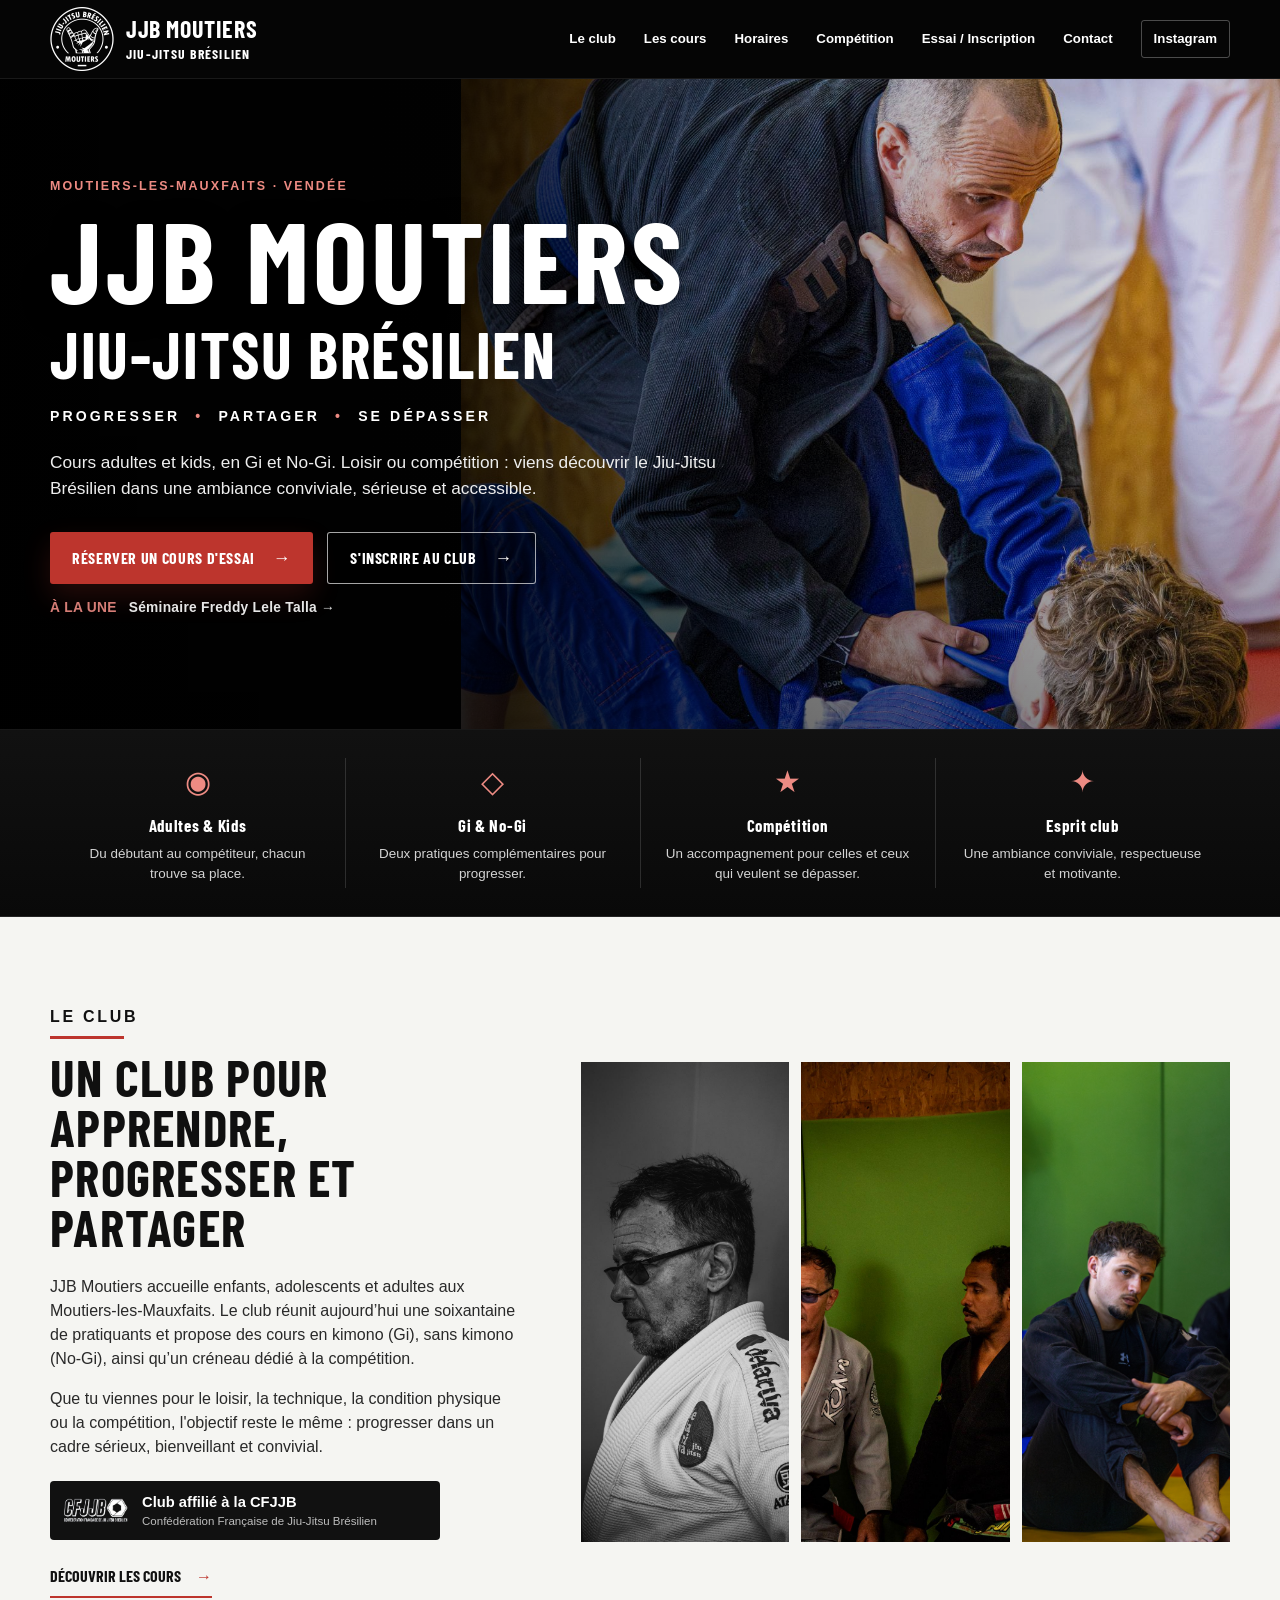
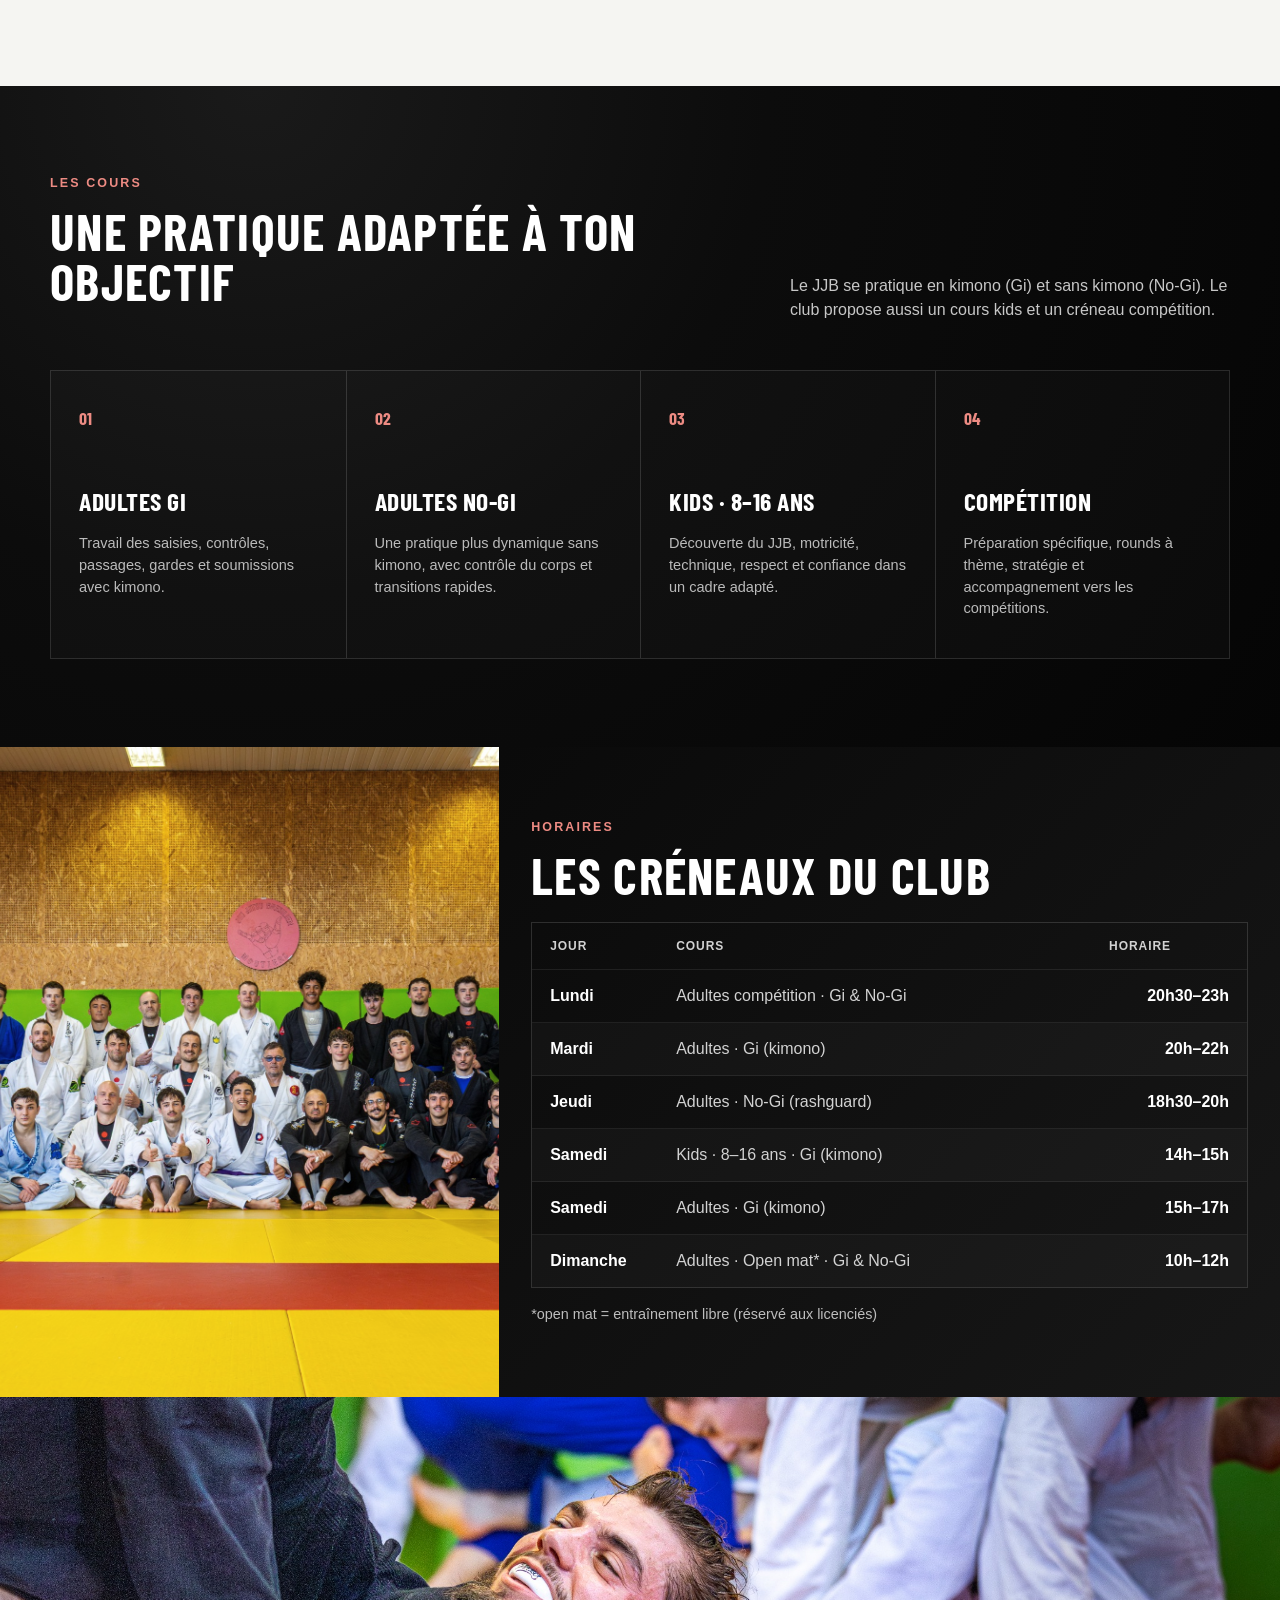
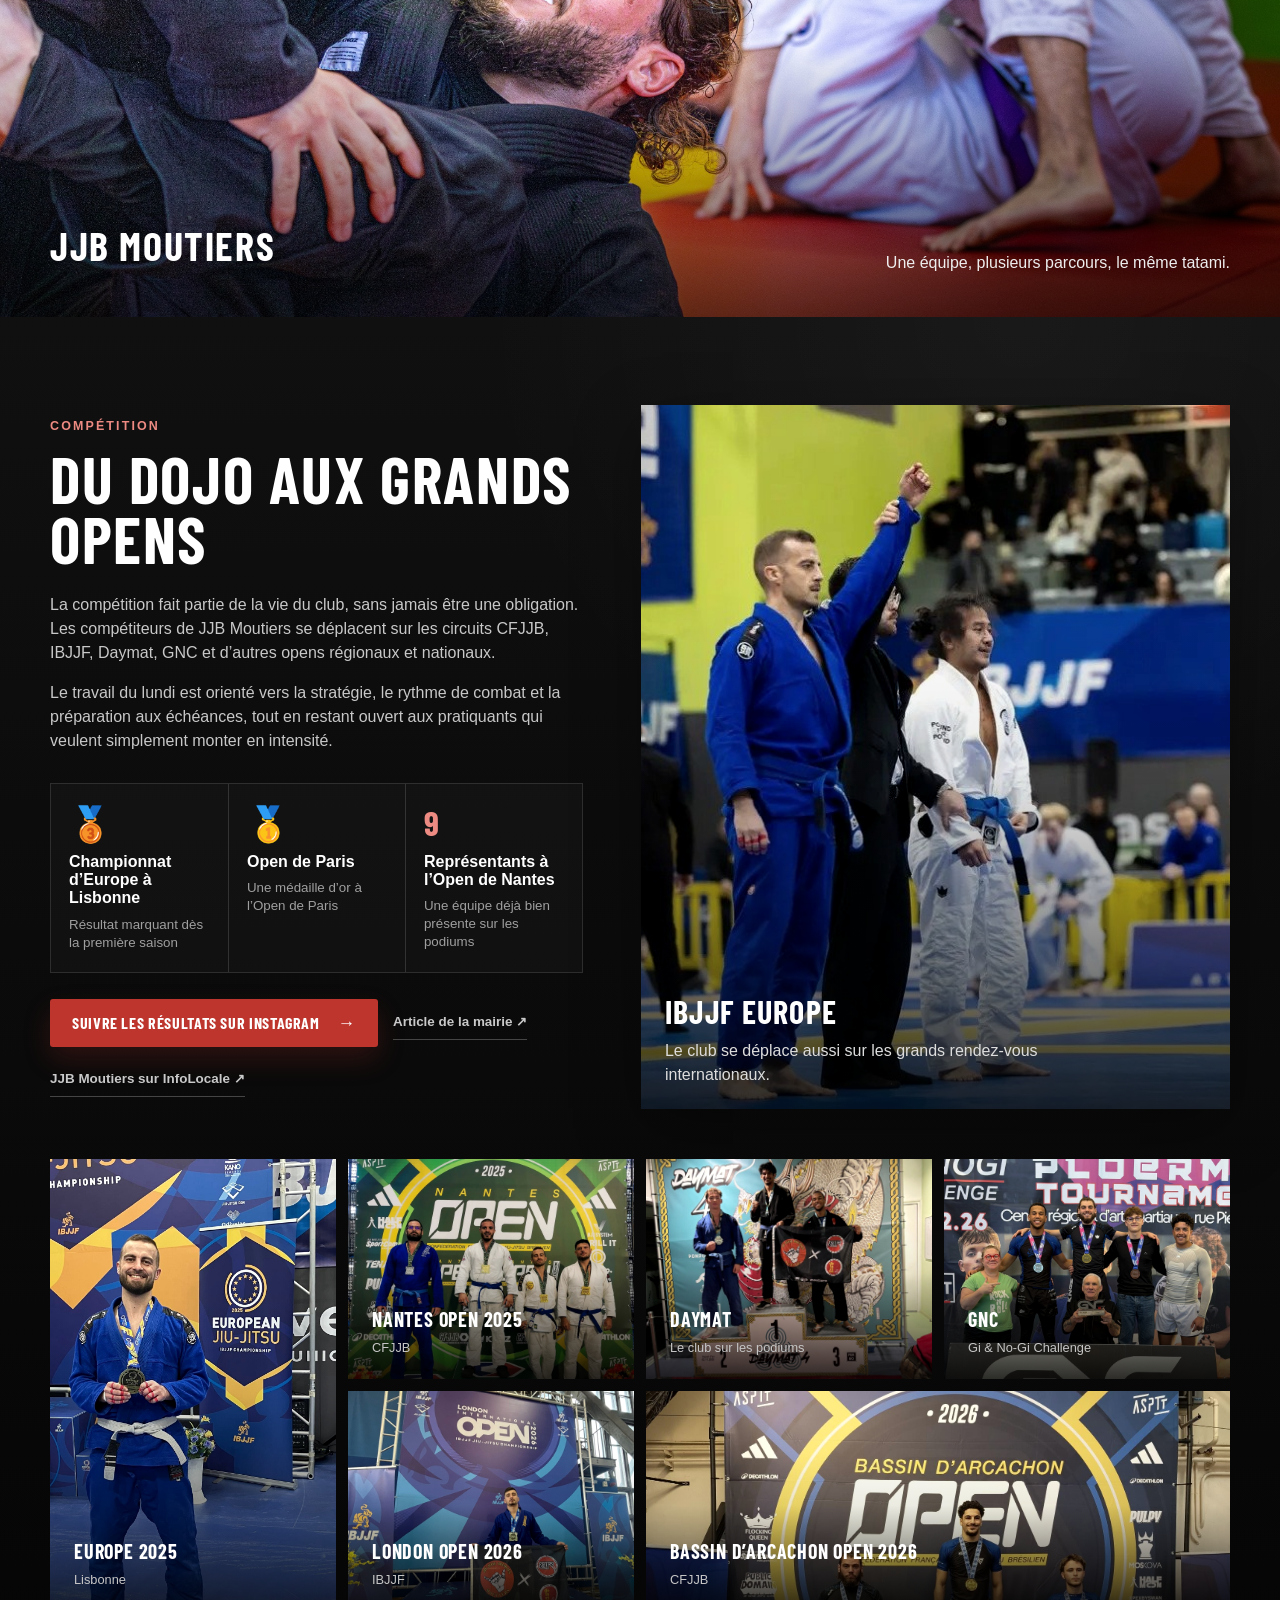
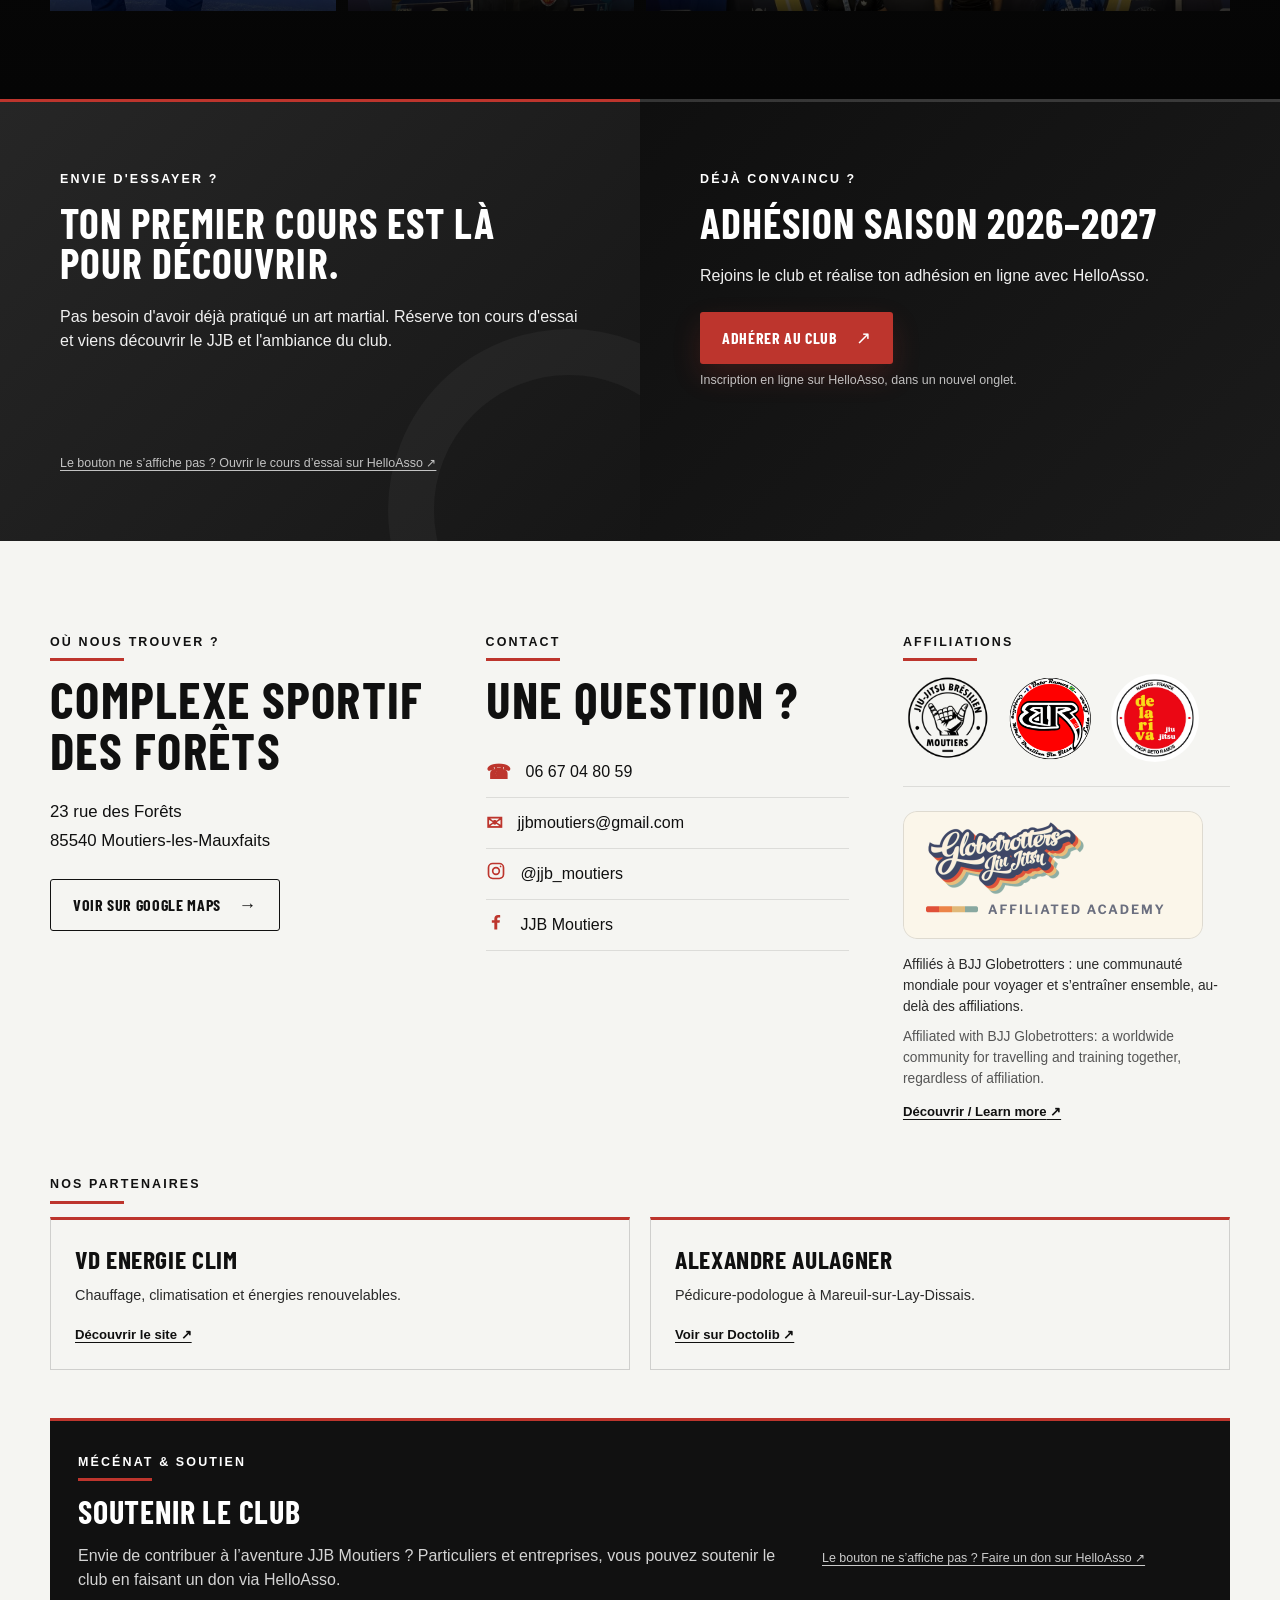
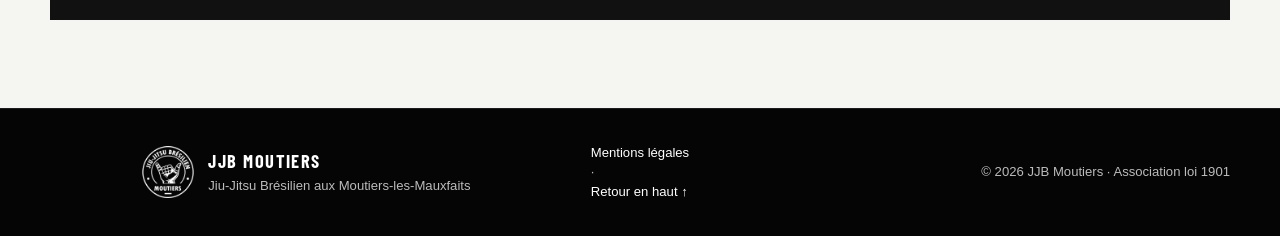
<file: index.html>
<!doctype html>
<html lang="fr">
<head>
  <meta charset="utf-8">
  <meta name="viewport" content="width=device-width, initial-scale=1">
  <title>JJB Moutiers | Jiu-Jitsu Brésilien aux Moutiers-les-Mauxfaits</title>
  <meta name="description" content="JJB Moutiers : cours de Jiu-Jitsu Brésilien adultes et kids, Gi, No-Gi et compétition aux Moutiers-les-Mauxfaits. Réservez un cours d'essai ou adhérez au club.">
  <meta name="theme-color" content="#0a0a0a">
<meta name="robots" content="index,follow">
<link rel="canonical" href="https://www.jjbmoutiers.fr/">
<meta property="og:url" content="https://www.jjbmoutiers.fr/">
  <meta property="og:title" content="JJB Moutiers | Jiu-Jitsu Brésilien">
  <meta property="og:description" content="Cours adultes & kids • Gi • No-Gi • Compétition aux Moutiers-les-Mauxfaits.">
  <meta property="og:type" content="website">
<meta property="og:image" content="https://www.jjbmoutiers.fr/assets/groupe.jpg">
  <link rel="icon" type="image/png" sizes="64x64" href="assets/favicon.png">
  <link rel="apple-touch-icon" sizes="180x180" href="assets/apple-touch-icon.png">
  <link rel="manifest" href="manifest.webmanifest">
  <link rel="preload" href="assets/fonts/BarlowCondensed-Bold.ttf" as="font" type="font/ttf" crossorigin>
  <link rel="stylesheet" href="styles.css">
  <script defer src="app.js"></script>
  <script type="application/ld+json">
  {
    "@context": "https://schema.org",
    "@type": "SportsActivityLocation",
    "name": "JJB Moutiers",
    "description": "Club de Jiu-Jitsu Brésilien aux Moutiers-les-Mauxfaits : adultes, kids, Gi, No-Gi et compétition.",
    "telephone": "+33667048059",
    "email": "jjbmoutiers@gmail.com",
    "address": {
      "@type": "PostalAddress",
      "streetAddress": "23 rue des Forêts",
      "postalCode": "85540",
      "addressLocality": "Moutiers-les-Mauxfaits",
      "addressCountry": "FR"
    },
    "sameAs": [
  "https://www.instagram.com/jjb_moutiers/",
  "https://www.facebook.com/people/Jjb-Moutiers/61571498171069/"
]
  }
  </script>
</head>
<body>
  <a class="skip-link" href="#main">Aller au contenu</a>

  <header class="site-header" id="top">
    <div class="shell nav-wrap">
      <a class="brand" href="#top" aria-label="JJB Moutiers - accueil">
        <img src="assets/logo-jjb-moutiers-white.png" alt="Logo JJB Moutiers" width="64" height="64">
        <span><strong>JJB MOUTIERS</strong><small>JIU-JITSU BRÉSILIEN</small></span>
      </a>
      <button class="menu-toggle" type="button" aria-controls="main-nav" aria-expanded="false" aria-label="Ouvrir le menu">
        <span></span><span></span><span></span>
      </button>
      <nav id="main-nav" class="main-nav" aria-label="Navigation principale">
        <a href="#club">Le club</a>
        <a href="#cours">Les cours</a>
        <a href="#horaires">Horaires</a>
        <a href="#competition">Compétition</a>
        <a href="#essai">Essai / Inscription</a>
        <a href="#contact">Contact</a>
        <a class="nav-instagram" href="https://www.instagram.com/jjb_moutiers/" target="_blank" rel="noopener">Instagram</a>
      </nav>
    </div>
  </header>

  <main id="main">
    <section class="hero" aria-labelledby="hero-title">
      <img class="hero-photo" src="assets/hero.jpg" alt="Entraînement de Jiu-Jitsu Brésilien entre un père et son fils au club">
      <div class="hero-overlay"></div>
      <div class="shell hero-content">
        <p class="eyebrow">MOUTIERS-LES-MAUXFAITS · VENDÉE</p>
        <h1 id="hero-title">JJB MOUTIERS</h1>
        <p class="hero-kicker">JIU-JITSU BRÉSILIEN</p>
        <p class="hero-mantra">PROGRESSER <span>•</span> PARTAGER <span>•</span> SE DÉPASSER</p>
        <p class="hero-copy">Cours adultes et kids, en Gi et No-Gi. Loisir ou compétition : viens découvrir le Jiu-Jitsu Brésilien dans une ambiance conviviale, sérieuse et accessible.</p>
        <div class="hero-actions">
          <a class="btn btn-primary" href="#essai">Réserver un cours d'essai <span>→</span></a>
          <a class="btn btn-ghost" href="#adhesion">S'inscrire au club <span>→</span></a>
        </div>
        <a class="hero-news" href="actualites.html">
  <span>À LA UNE</span> Séminaire Freddy Lele Talla →
</a>
      </div>
    </section>

    <section class="pillars" aria-label="Les points forts du club">
      <div class="shell pillar-grid">
        <article><span class="pillar-icon" aria-hidden="true">◉</span><h2>Adultes & Kids</h2><p>Du débutant au compétiteur, chacun trouve sa place.</p></article>
        <article><span class="pillar-icon" aria-hidden="true">◇</span><h2>Gi & No-Gi</h2><p>Deux pratiques complémentaires pour progresser.</p></article>
        <article><span class="pillar-icon" aria-hidden="true">★</span><h2>Compétition</h2><p>Un accompagnement pour celles et ceux qui veulent se dépasser.</p></article>
        <article><span class="pillar-icon" aria-hidden="true">✦</span><h2>Esprit club</h2><p>Une ambiance conviviale, respectueuse et motivante.</p></article>
      </div>
    </section>

    <section id="club" class="section section-light club-section">
      <div class="shell club-grid">
        <div class="section-copy">
          <p class="section-tag">LE CLUB</p>
          <h2>Un club pour apprendre, progresser et partager</h2>
          <p>JJB Moutiers accueille enfants, adolescents et adultes aux Moutiers-les-Mauxfaits. Le club réunit aujourd’hui une soixantaine de pratiquants et propose des cours en kimono (Gi), sans kimono (No-Gi), ainsi qu’un créneau dédié à la compétition.</p>
          <p>Que tu viennes pour le loisir, la technique, la condition physique ou la compétition, l'objectif reste le même : progresser dans un cadre sérieux, bienveillant et convivial.</p>
          <div class="cfjjb-affiliation">
  <a href="https://cfjjb.com/" target="_blank" rel="noopener" aria-label="Site officiel de la CFJJB">
    <img src="assets/logo-cfjjb-full-trnsp.png"
         alt="CFJJB – Confédération Française de Jiu-Jitsu Brésilien"
         loading="lazy">
  </a>

  <p>
    <strong>Club affilié à la CFJJB</strong>
    <span>Confédération Française de Jiu-Jitsu Brésilien</span>
  </p>
</div>
          <a class="text-link" href="#cours">Découvrir les cours <span>→</span></a>
        </div>
        <div class="photo-triptych" aria-label="Photos du club">
          <figure><img src="assets/portrait-1.jpg" alt="Portrait en noir et blanc d'un pratiquant de Jiu-Jitsu Brésilien" loading="lazy"></figure>
          <figure><img src="assets/portrait-2.jpg" alt="Deux pratiquants de Jiu-Jitsu Brésilien au dojo" loading="lazy"></figure>
          <figure><img src="assets/portrait-3.jpg" alt="Pratiquant du club assis sur le tatami" loading="lazy"></figure>
        </div>
      </div>
    </section>

    <section id="cours" class="section section-dark courses-section">
      <div class="shell">
        <div class="section-heading">
          <div><p class="section-tag">LES COURS</p><h2>Une pratique adaptée à ton objectif</h2></div>
          <p>Le JJB se pratique en kimono (Gi) et sans kimono (No-Gi). Le club propose aussi un cours kids et un créneau compétition.</p>
        </div>
        <div class="course-cards">
          <article class="course-card"><span>01</span><h3>Adultes Gi</h3><p>Travail des saisies, contrôles, passages, gardes et soumissions avec kimono.</p></article>
          <article class="course-card"><span>02</span><h3>Adultes No-Gi</h3><p>Une pratique plus dynamique sans kimono, avec contrôle du corps et transitions rapides.</p></article>
          <article class="course-card"><span>03</span><h3>Kids · 8–16 ans</h3><p>Découverte du JJB, motricité, technique, respect et confiance dans un cadre adapté.</p></article>
          <article class="course-card"><span>04</span><h3>Compétition</h3><p>Préparation spécifique, rounds à thème, stratégie et accompagnement vers les compétitions.</p></article>
        </div>
      </div>
    </section>

    <section id="horaires" class="schedule-section">
      <div class="schedule-media"><img src="assets/dojo-2.jpg" alt="Entraînement de Jiu-Jitsu Brésilien au dojo" loading="lazy"></div>
      <div class="schedule-panel">
        <div class="schedule-inner">
          <p class="section-tag">HORAIRES</p>
          <h2>Les créneaux du club</h2>
          <div class="schedule-table" role="table" aria-label="Horaires des cours de JJB Moutiers">
            <div class="schedule-row schedule-head" role="row"><span role="columnheader">Jour</span><span role="columnheader">Cours</span><span role="columnheader">Horaire</span></div>
            <div class="schedule-row" role="row"><strong>Lundi</strong><span>Adultes compétition · Gi & No-Gi</span><time>20h30–23h</time></div>
            <div class="schedule-row" role="row"><strong>Mardi</strong><span>Adultes · Gi (kimono)</span><time>20h–22h</time></div>
            <div class="schedule-row" role="row"><strong>Jeudi</strong><span>Adultes · No-Gi (rashguard)</span><time>18h30–20h</time></div>
            <div class="schedule-row" role="row"><strong>Samedi</strong><span>Kids · 8–16 ans · Gi (kimono)</span><time>14h–15h</time></div>
            <div class="schedule-row" role="row"><strong>Samedi</strong><span>Adultes · Gi (kimono)</span><time>15h–17h</time></div>
            <div class="schedule-row" role="row"><strong>Dimanche</strong><span>Adultes · Open mat* · Gi & No-Gi</span><time>10h–12h</time></div>
          </div>
          <p class="schedule-note">*open mat = entraînement libre (réservé aux licenciés)</p>
        </div>
      </div>
    </section>

    <section class="wide-photo" aria-label="Photo du groupe JJB Moutiers">
      <img src="assets/groupe.jpg" alt="Photo de groupe des pratiquants de JJB Moutiers" loading="lazy">
      <div class="wide-photo-caption"><strong>JJB MOUTIERS</strong><span>Une équipe, plusieurs parcours, le même tatami.</span></div>
    </section>

    <section id="competition" class="section competition-section" aria-labelledby="competition-title">
      <div class="shell competition-intro">
        <div class="competition-copy">
          <p class="section-tag">COMPÉTITION</p>
          <h2 id="competition-title">Du dojo aux grands opens</h2>
          <p>La compétition fait partie de la vie du club, sans jamais être une obligation. Les compétiteurs de JJB Moutiers se déplacent sur les circuits CFJJB, IBJJF, Daymat, GNC et d’autres opens régionaux et nationaux.</p>
          <p>Le travail du lundi est orienté vers la stratégie, le rythme de combat et la préparation aux échéances, tout en restant ouvert aux pratiquants qui veulent simplement monter en intensité.</p>
          <div class="competition-facts" aria-label="Quelques résultats marquants du club">
            <article><strong>🥉</strong><span>Championnat d’Europe à Lisbonne</span><small>Résultat marquant dès la première saison</small></article>
            <article><strong>🥇</strong><span>Open de Paris</span><small>Une médaille d’or à l’Open de Paris</small></article>
            <article><strong>9</strong><span>Représentants à l’Open de Nantes</span><small>Une équipe déjà bien présente sur les podiums</small></article>
          </div>
          <div class="competition-actions">
            <a class="btn btn-primary" href="https://www.instagram.com/jjb_moutiers/" target="_blank" rel="noopener">Suivre les résultats sur Instagram <span>→</span></a>
            <a class="competition-source" href="https://moutiers-les-mauxfaits.fr/17355-une-nouvelle-association-sempare-du-dojo" target="_blank" rel="noopener">Article de la mairie ↗</a>
            <a class="competition-source" href="https://www.infolocale.fr/associations/organisme-jjb-moutiers-571507" target="_blank" rel="noopener">JJB Moutiers sur InfoLocale ↗</a>
          </div>
        </div>
        <figure class="competition-feature">
          <img src="assets/competition-europe-action-2025.jpg" alt="Combat de Jiu-Jitsu Brésilien en compétition internationale" loading="lazy">
          <figcaption><strong>IBJJF Europe</strong><span>Le club se déplace aussi sur les grands rendez-vous internationaux.</span></figcaption>
        </figure>
      </div>

      <div class="shell competition-gallery" aria-label="Galerie compétition JJB Moutiers">
        <figure class="competition-card competition-card-tall">
          <img src="assets/competition-europe-2025.jpg" alt="Médaille lors du championnat d'Europe de Jiu-Jitsu Brésilien" loading="lazy">
          <figcaption><strong>Europe 2025</strong><span>Lisbonne</span></figcaption>
        </figure>
        <figure class="competition-card">
          <img src="assets/competition-nantes-2025.jpg" alt="Podium du Nantes Open 2025" loading="lazy">
          <figcaption><strong>Nantes Open 2025</strong><span>CFJJB</span></figcaption>
        </figure>
        <figure class="competition-card">
          <img src="assets/competition-daymat-2025.jpg" alt="Podium Daymat avec le drapeau JJB Moutiers" loading="lazy">
          <figcaption><strong>Daymat</strong><span>Le club sur les podiums</span></figcaption>
        </figure>
        <figure class="competition-card">
          <img src="assets/competition-gnc-2026.jpg" alt="Compétiteurs du club lors du GNC Gi No-Gi Challenge" loading="lazy">
          <figcaption><strong>GNC</strong><span>Gi & No-Gi Challenge</span></figcaption>
        </figure>
        <figure class="competition-card">
          <img src="assets/competition-london-2026.jpg" alt="Compétiteur JJB Moutiers au London International Open 2026" loading="lazy">
          <figcaption><strong>London Open 2026</strong><span>IBJJF</span></figcaption>
        </figure>
        <figure class="competition-card competition-card-wide">
          <img src="assets/competition-arcachon-2026.jpg" alt="Podium du Bassin d'Arcachon Open 2026" loading="lazy">
          <figcaption><strong>Bassin d’Arcachon Open 2026</strong><span>CFJJB</span></figcaption>
        </figure>
      </div>
    </section>

    <section id="essai" class="signup-section">
      <div class="signup-half trial">
        <div class="signup-content">
          <p class="section-tag">ENVIE D'ESSAYER ?</p>
          <h2>Ton premier cours est là pour découvrir.</h2>
          <p>Pas besoin d'avoir déjà pratiqué un art martial. Réserve ton cours d'essai et viens découvrir le JJB et l'ambiance du club.</p>
          <div class="helloasso-widget" aria-label="Réserver un cours d'essai via HelloAsso">
            <iframe id="haWidgetTrial" title="Réserver un cours d'essai JJB Moutiers" allowtransparency="true" src="https://www.helloasso.com/associations/jjb-moutiers/evenements/cours-d-essai/widget-bouton"></iframe>
            <p class="widget-fallback"><a href="https://www.helloasso.com/associations/jjb-moutiers/evenements/cours-d-essai" target="_blank" rel="noopener">Le bouton ne s’affiche pas ? Ouvrir le cours d’essai sur HelloAsso ↗</a></p>
          </div>
        </div>
      </div>
      <div id="adhesion" class="signup-half membership">
        <div class="signup-content">
          <p class="section-tag">DÉJÀ CONVAINCU ?</p>
          <h2>Adhésion saison 2026–2027</h2>
          <p>Rejoins le club et réalise ton adhésion en ligne avec HelloAsso.</p>
          <div class="helloasso-widget" aria-label="Adhésion JJB Moutiers via HelloAsso">
            <a class="btn btn-primary" href="https://www.helloasso.com/associations/jjb-moutiers/adhesions/adhesion-2026-2027-jjb-moutiers" target="_blank" rel="noopener">Adhérer au club <span aria-hidden="true">↗</span></a>
            <p class="widget-fallback">Inscription en ligne sur HelloAsso, dans un nouvel onglet.</p>
          </div>
        </div>
      </div>
    </section>

    <section id="contact" class="section section-light contact-section">
      <div class="shell contact-grid">
        <div class="contact-card">
          <p class="section-tag">OÙ NOUS TROUVER ?</p>
          <h2>Complexe sportif des Forêts</h2>
          <address>23 rue des Forêts<br>85540 Moutiers-les-Mauxfaits</address>
          <a class="btn btn-outline-dark" href="https://www.google.com/maps/search/?api=1&query=Complexe+sportif+des+For%C3%AAts+23+rue+des+For%C3%AAts+85540+Moutiers-les-Mauxfaits" target="_blank" rel="noopener">Voir sur Google Maps <span>→</span></a>
        </div>

        <div class="contact-card">
          <p class="section-tag">CONTACT</p>
          <h2>Une question ?</h2>
          <ul class="contact-list">
            <li><span>☎</span><a href="tel:+33667048059">06 67 04 80 59</a></li>
            <li><span>✉</span><a href="mailto:jjbmoutiers@gmail.com">jjbmoutiers@gmail.com</a></li>
            <li>
  <span>
    <svg aria-hidden="true" viewBox="0 0 24 24" width="20" height="20" fill="none" stroke="currentColor" stroke-width="2">
      <rect x="3" y="3" width="18" height="18" rx="5"></rect>
      <circle cx="12" cy="12" r="4"></circle>
      <circle cx="17.5" cy="6.5" r="1" fill="currentColor" stroke="none"></circle>
    </svg>
  </span>
  <a href="https://www.instagram.com/jjb_moutiers/" target="_blank" rel="noopener">@jjb_moutiers</a>
</li>

<li>
  <span>
    <svg aria-hidden="true" viewBox="0 0 24 24" width="20" height="20" fill="currentColor">
      <path d="M13.5 21v-8h2.8l.4-3h-3.2V8.1c0-.9.3-1.6 1.7-1.6H17V3.8c-.3 0-1.4-.1-2.6-.1-2.6 0-4.4 1.6-4.4 4.5V10H7v3h3v8h3.5z"></path>
    </svg>
  </span>
  <a href="https://www.facebook.com/people/Jjb-Moutiers/61571498171069/" target="_blank" rel="noopener">JJB Moutiers</a>
</li>
          </ul>
        </div>

        <div class="partners-card">
          <p class="section-tag">AFFILIATIONS</p>
          <div class="partner-logos">
            <img src="assets/logo-jjb-moutiers.png" alt="JJB Moutiers" loading="lazy">
            <a href="https://www.delariva-nantes-jjb.fr/" target="_blank" rel="noopener" aria-label="Site officiel De La Riva Nantes">
  <img src="assets/logo-beto-ramos.png" alt="Beto Ramos Brazilian Jiu Jitsu" loading="lazy">
</a>
            <a href="https://www.delariva-nantes-jjb.fr/" target="_blank" rel="noopener" aria-label="Site officiel De La Riva Nantes">
  <img src="assets/logo-delariva.jpg" alt="De La Riva Jiu Jitsu Nantes France" loading="lazy">
</a>
          </div>
          <div class="globetrotters-affiliation">
            <a class="globetrotters-badge" href="https://www.bjjglobetrotters.com/" target="_blank" rel="noopener" aria-label="BJJ Globetrotters — site officiel">
              <img src="assets/bjj-globetrotters-affiliated-academy.png" alt="BJJ Globetrotters — Affiliated Academy" width="600" height="256" loading="lazy">
            </a>
            <p>Affiliés à BJJ Globetrotters : une communauté mondiale pour voyager et s’entraîner ensemble, au-delà des affiliations.</p>
            <p lang="en">Affiliated with BJJ Globetrotters: a worldwide community for travelling and training together, regardless of affiliation.</p>
            <a class="globetrotters-link" href="https://www.bjjglobetrotters.com/" target="_blank" rel="noopener">Découvrir <span lang="en">/ Learn more</span> ↗</a>
          </div>
        </div>
      </div>
      <section id="partenaires" class="shell club-partners" aria-labelledby="partners-title">
        <h2 id="partners-title" class="section-tag">NOS PARTENAIRES</h2>
        <div class="club-partners-grid">
          <a class="club-partner" href="https://vd-energieclim.fr/" target="_blank" rel="noopener">
            <h3>VD Energie Clim</h3>
            <p>Chauffage, climatisation et énergies renouvelables.</p>
            <span>Découvrir le site ↗</span>
          </a>
          <a class="club-partner" href="https://www.doctolib.fr/pedicure-podologue/mareuil-sur-lay-dissais/alexandre-aulagner" target="_blank" rel="noopener">
            <h3>Alexandre Aulagner</h3>
            <p>Pédicure-podologue à Mareuil-sur-Lay-Dissais.</p>
            <span>Voir sur Doctolib ↗</span>
          </a>
        </div>
      </section>
      <section id="soutien" class="shell support-card" aria-labelledby="support-title">
        <div class="support-copy">
          <p class="section-tag">MÉCÉNAT & SOUTIEN</p>
          <h2 id="support-title">Soutenir le club</h2>
          <p>Envie de contribuer à l’aventure JJB Moutiers ? Particuliers et entreprises, vous pouvez soutenir le club en faisant un don via HelloAsso.</p>
        </div>
        <div class="helloasso-widget" aria-label="Soutenir JJB Moutiers via HelloAsso">
          <iframe id="haWidgetButton" title="Faire un don à JJB Moutiers sur HelloAsso" loading="lazy" allowtransparency="true" src="https://www.helloasso.com/associations/jjb-moutiers/formulaires/1/widget-bouton" style="width: 100%; height: 70px; border: none;"></iframe>
          <p class="widget-fallback"><a href="https://www.helloasso.com/associations/jjb-moutiers/formulaires/1" target="_blank" rel="noopener">Le bouton ne s’affiche pas ? Faire un don sur HelloAsso ↗</a></p>
        </div>
      </section>
    </section>
  </main>

<nav class="mobile-cta-bar" aria-label="Actions rapides sur mobile">
  <a class="mobile-cta mobile-cta-trial"
     href="https://www.helloasso.com/associations/jjb-moutiers/evenements/cours-d-essai"
     target="_blank"
     rel="noopener">
    <span class="mobile-cta-icon" aria-hidden="true">＋</span>
    <span>Cours d'essai</span>
  </a>

  <a class="mobile-cta mobile-cta-join"
     href="https://www.helloasso.com/associations/jjb-moutiers/adhesions/adhesion-2026-2027-jjb-moutiers"
     target="_blank"
     rel="noopener">
    <span class="mobile-cta-icon" aria-hidden="true">✓</span>
    <span>Adhésion</span>
  </a>
</nav>

<footer class="site-footer">
  <div class="shell footer-grid">
    <div class="footer-brand">
      <img src="assets/logo-jjb-moutiers-white.png" alt="" width="52" height="52" loading="lazy">
      <div>
        <strong>JJB MOUTIERS</strong>
        <span>Jiu-Jitsu Brésilien aux Moutiers-les-Mauxfaits</span>
      </div>
    </div>

    <div>
      <a href="mentions-legales.html">Mentions légales</a>
      <span> · </span>
      <a href="#top">Retour en haut ↑</a>
    </div>

    <p>© 2026 JJB Moutiers · Association loi 1901</p>
  </div>
</footer>
</body>
</html>
</file>
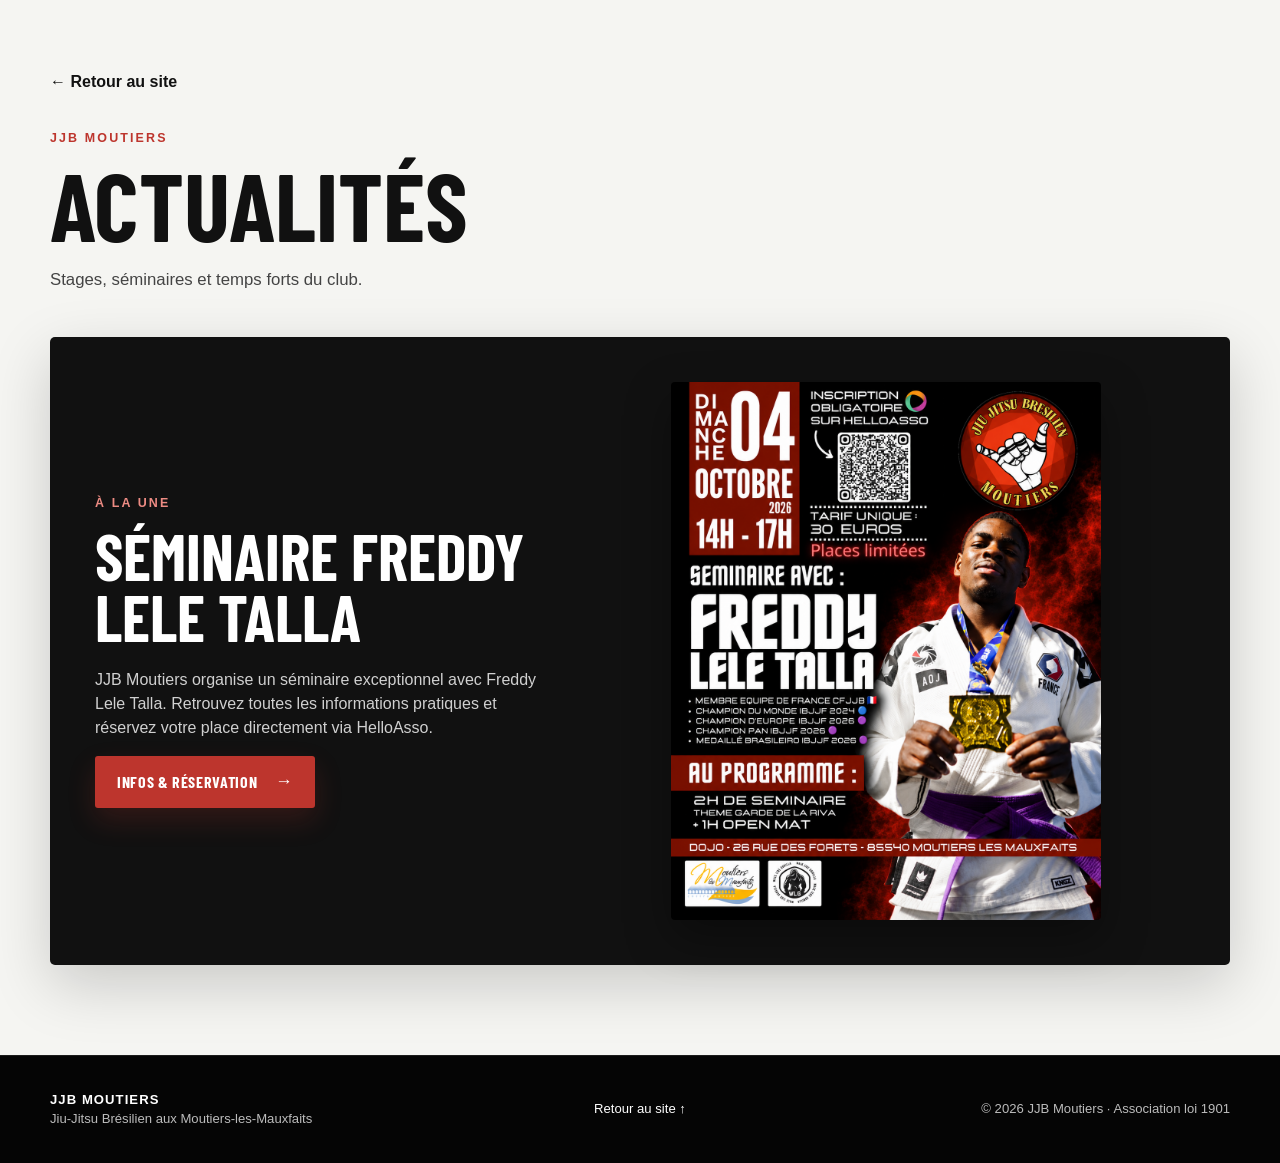
<file: actualites.html>
<!doctype html>
<html lang="fr">
<head>
  <meta charset="utf-8">
  <meta name="viewport" content="width=device-width, initial-scale=1">

  <title>Actualités | JJB Moutiers</title>
  <meta name="description" content="Retrouvez les actualités, stages et événements du club JJB Moutiers aux Moutiers-les-Mauxfaits.">

  <meta name="robots" content="index,follow">
  <link rel="canonical" href="https://www.jjbmoutiers.fr/actualites.html">

  <link rel="icon" type="image/png" sizes="64x64" href="assets/favicon.png">
  <link rel="preload" href="assets/fonts/BarlowCondensed-Bold.ttf" as="font" type="font/ttf" crossorigin>
  <link rel="stylesheet" href="styles.css">

  <style>
    .news-page{
      background:var(--paper);
      color:#111;
      min-height:100vh;
      padding:70px 0 90px;
    }

    .news-header .section-tag{color:var(--accent)}

    .news-header{
      max-width:850px;
      margin-bottom:45px;
    }

    .news-header h1{
      font-family:var(--font-display);
      text-transform:uppercase;
      font-size:clamp(3.2rem,8vw,6rem);
      line-height:.9;
      margin:0 0 20px;
    }

    .news-header>p:last-child{
      max-width:650px;
      color:#444;
      font-size:1.05rem;
    }

    .news-back{
      display:inline-block;
      margin-bottom:35px;
      font-weight:800;
      color:#111;
    }

    .news-card{
      display:grid;
      grid-template-columns:.85fr 1.15fr;
      gap:50px;
      align-items:center;
      background:#111;
      color:#fff;
      padding:45px;
      border-radius:5px;
      box-shadow:0 20px 60px rgba(0,0,0,.18);
    }

    .news-card .section-tag{
      color:var(--accent-light);
    }

    .news-card h2{
      font-family:var(--font-display);
      text-transform:uppercase;
      font-size:clamp(2.3rem,5vw,4rem);
      line-height:.95;
      margin-bottom:20px;
    }

    .news-card p{
      color:#d0d0d0;
      max-width:480px;
    }

    .news-poster{
  display:flex;
  justify-content:center;
  align-items:center;
}

.news-poster img{
  display:block;
  width:100%;
  max-width:430px;
  height:auto;
  border-radius:4px;
  box-shadow:0 18px 45px rgba(0,0,0,.35);
}

    @media(max-width:800px){
      .news-page{
        padding:45px 0 70px;
      }

      .news-card{
        grid-template-columns:1fr;
        gap:28px;
        padding:28px 20px;
      }

      .news-poster img{
  max-width:100%;
}
    }
  </style>
</head>

<body>

  <main class="news-page">
    <div class="shell">

      <a class="news-back" href="/">← Retour au site</a>

      <div class="news-header">
        <p class="section-tag">JJB MOUTIERS</p>
        <h1>Actualités</h1>
        <p>Stages, séminaires et temps forts du club.</p>
      </div>

      <article class="news-card">

  <div>
    <p class="section-tag">À LA UNE</p>

    <h2>Séminaire Freddy Lele Talla</h2>

    <p>
      JJB Moutiers organise un séminaire exceptionnel avec Freddy Lele Talla.
      Retrouvez toutes les informations pratiques et réservez votre place
      directement via HelloAsso.
    </p>

    <a class="btn btn-primary"
       href="https://www.helloasso.com/associations/jjb-moutiers/evenements/seminaire-freddy-lele-talla"
       target="_blank"
       rel="noopener">
      Infos & réservation <span>→</span>
    </a>
  </div>

  <div class="news-poster">
    <img src="assets/seminaire-freddy-lele-talla.png"
         alt="Affiche du séminaire Freddy Lele Talla organisé par JJB Moutiers">
  </div>

</article>
    </div>
  </main>

  <footer class="site-footer">
    <div class="shell footer-grid">

      <div>
        <strong>JJB MOUTIERS</strong>
        <span>Jiu-Jitsu Brésilien aux Moutiers-les-Mauxfaits</span>
      </div>

      <div>
        <a href="/">Retour au site ↑</a>
      </div>

      <p>© 2026 JJB Moutiers · Association loi 1901</p>

    </div>
  </footer>

</body>
</html>
</file>
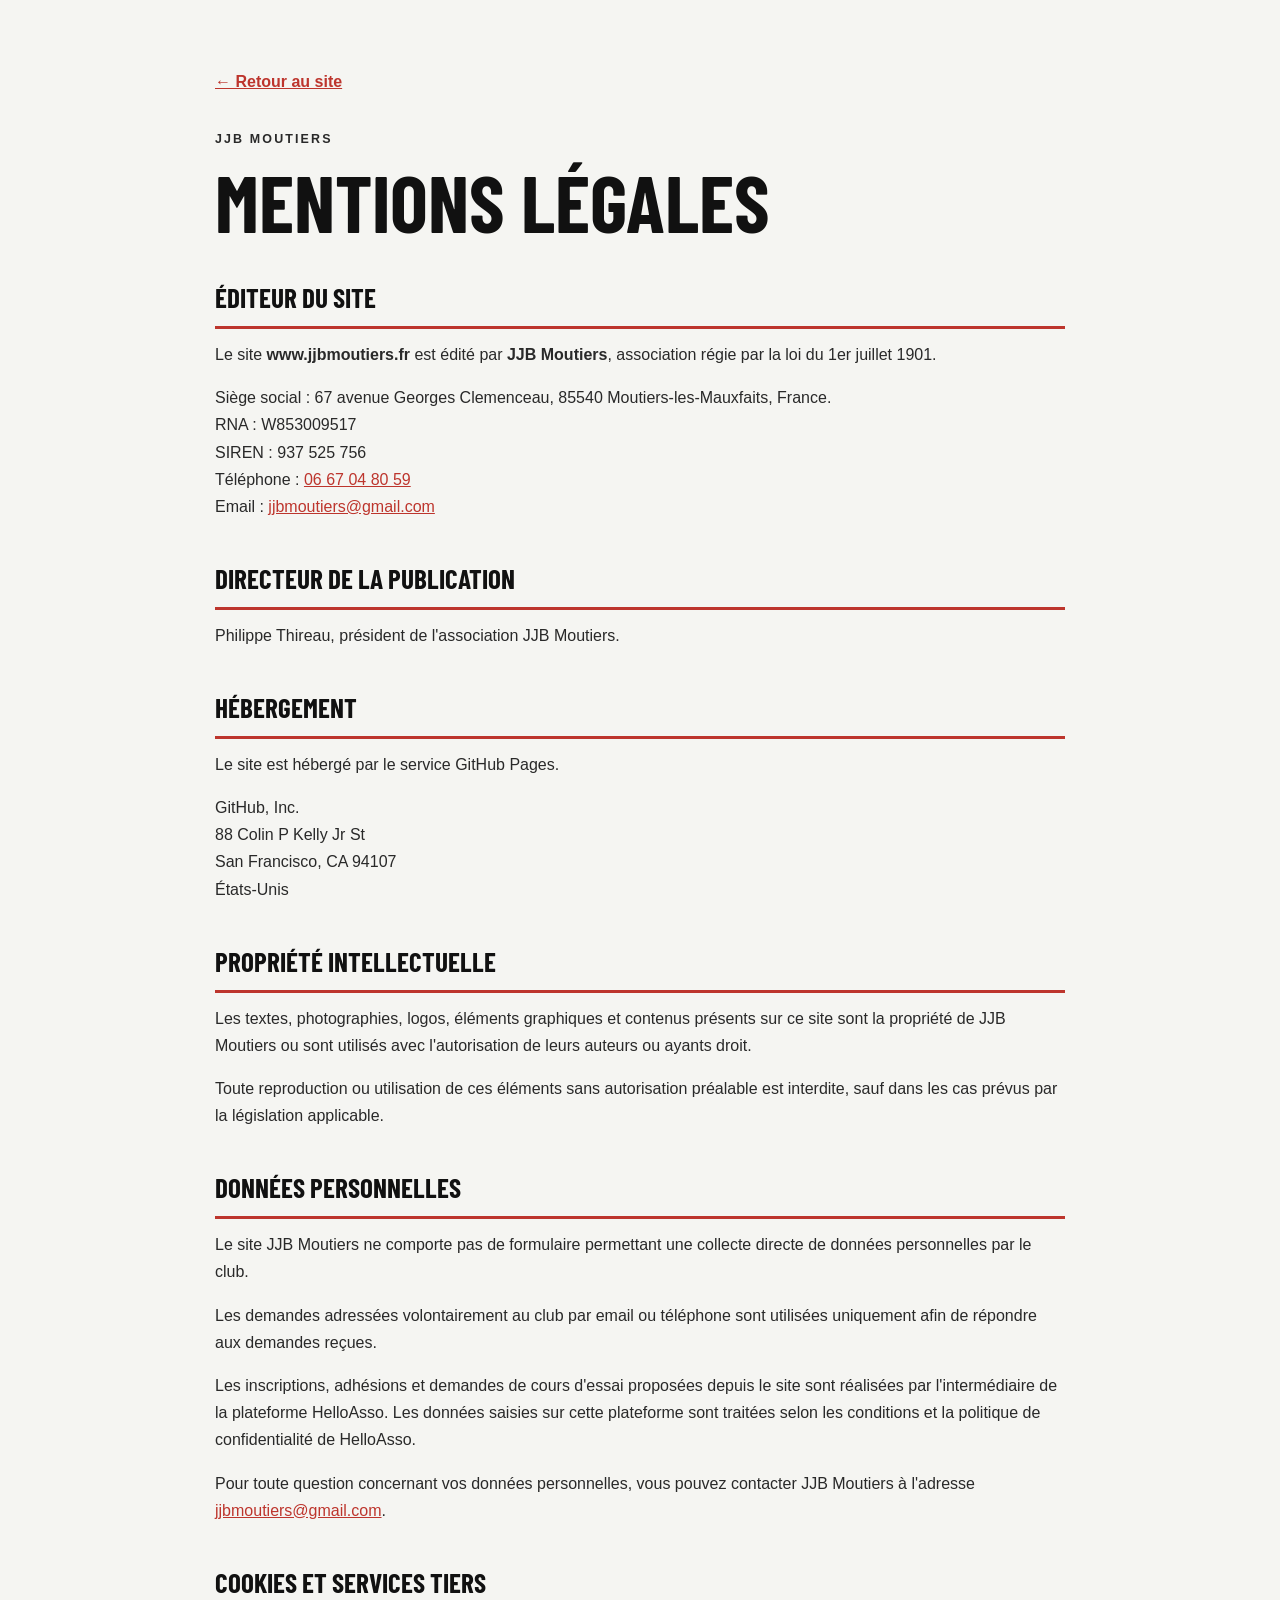
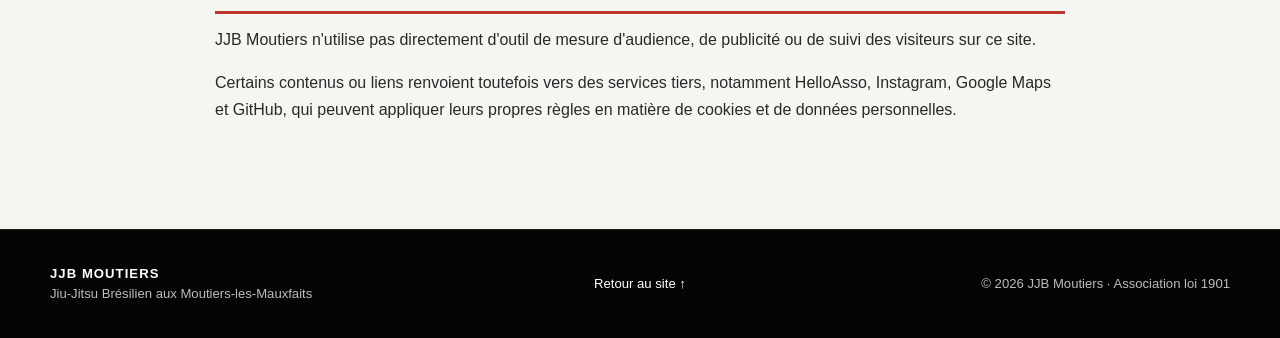
<file: mentions-legales.html>
<!doctype html>
<html lang="fr">
<head>
  <meta charset="utf-8">
  <meta name="viewport" content="width=device-width, initial-scale=1">

  <title>Mentions légales | JJB Moutiers</title>

  <meta name="robots" content="noindex,follow">
  <link rel="canonical" href="https://www.jjbmoutiers.fr/mentions-legales.html">

  <link rel="icon" type="image/png" sizes="64x64" href="assets/favicon.png">
  <link rel="preload" href="assets/fonts/BarlowCondensed-Bold.ttf" as="font" type="font/ttf" crossorigin>
  <link rel="stylesheet" href="styles.css">

  <style>
    .legal-page{
      background:var(--paper);
      color:#111;
      min-height:100vh;
      padding:70px 0 90px;
    }

    .legal-content{
      max-width:850px;
    }

    .legal-content h1{
      font-family:var(--font-display);
      text-transform:uppercase;
      font-size:clamp(2.8rem,7vw,5rem);
      line-height:.95;
      margin-bottom:35px;
    }

    .legal-content h2{
      font-family:var(--font-display);
      text-transform:uppercase;
      font-size:1.7rem;
      margin-top:38px;
      margin-bottom:12px;
      border-bottom:3px solid var(--accent);
      padding-bottom:8px;
    }

    .legal-content p{
      color:#292929;
      line-height:1.7;
    }

    .legal-content a{
      color:var(--accent);
      text-decoration:underline;
    }

    .legal-back{
      display:inline-block;
      margin-bottom:35px;
      font-weight:800;
    }
  </style>
</head>

<body>

  <main class="legal-page">
    <div class="shell legal-content">

      <a class="legal-back" href="/">← Retour au site</a>

      <p class="section-tag">JJB MOUTIERS</p>

      <h1>Mentions légales</h1>

      <h2>Éditeur du site</h2>

      <p>
        Le site <strong>www.jjbmoutiers.fr</strong> est édité par
        <strong>JJB Moutiers</strong>, association régie par la loi du 1er juillet 1901.
      </p>

      <p>
        Siège social : 67 avenue Georges Clemenceau,
        85540 Moutiers-les-Mauxfaits, France.<br>
        RNA : W853009517<br>
        SIREN : 937 525 756<br>
        Téléphone : <a href="tel:+33667048059">06 67 04 80 59</a><br>
        Email : <a href="mailto:jjbmoutiers@gmail.com">jjbmoutiers@gmail.com</a>
      </p>

      <h2>Directeur de la publication</h2>

      <p>
        Philippe Thireau, président de l'association JJB Moutiers.
      </p>

      <h2>Hébergement</h2>

      <p>
        Le site est hébergé par le service GitHub Pages.
      </p>

      <p>
        GitHub, Inc.<br>
        88 Colin P Kelly Jr St<br>
        San Francisco, CA 94107<br>
        États-Unis
      </p>

      <h2>Propriété intellectuelle</h2>

      <p>
        Les textes, photographies, logos, éléments graphiques et contenus
        présents sur ce site sont la propriété de JJB Moutiers ou sont utilisés
        avec l'autorisation de leurs auteurs ou ayants droit.
      </p>

      <p>
        Toute reproduction ou utilisation de ces éléments sans autorisation
        préalable est interdite, sauf dans les cas prévus par la législation
        applicable.
      </p>

      <h2>Données personnelles</h2>

      <p>
        Le site JJB Moutiers ne comporte pas de formulaire permettant une
        collecte directe de données personnelles par le club.
      </p>

      <p>
        Les demandes adressées volontairement au club par email ou téléphone
        sont utilisées uniquement afin de répondre aux demandes reçues.
      </p>

      <p>
        Les inscriptions, adhésions et demandes de cours d'essai proposées
        depuis le site sont réalisées par l'intermédiaire de la plateforme
        HelloAsso. Les données saisies sur cette plateforme sont traitées selon
        les conditions et la politique de confidentialité de HelloAsso.
      </p>

      <p>
        Pour toute question concernant vos données personnelles, vous pouvez
        contacter JJB Moutiers à l'adresse
        <a href="mailto:jjbmoutiers@gmail.com">jjbmoutiers@gmail.com</a>.
      </p>

      <h2>Cookies et services tiers</h2>

      <p>
        JJB Moutiers n'utilise pas directement d'outil de mesure d'audience,
        de publicité ou de suivi des visiteurs sur ce site.
      </p>

      <p>
        Certains contenus ou liens renvoient toutefois vers des services tiers,
        notamment HelloAsso, Instagram, Google Maps et GitHub, qui peuvent
        appliquer leurs propres règles en matière de cookies et de données
        personnelles.
      </p>

    </div>
  </main>

  <footer class="site-footer">
    <div class="shell footer-grid">
      <div>
        <strong>JJB MOUTIERS</strong>
        <span>Jiu-Jitsu Brésilien aux Moutiers-les-Mauxfaits</span>
      </div>

      <a href="/">Retour au site ↑</a>

      <p>© 2026 JJB Moutiers · Association loi 1901</p>
    </div>
  </footer>

</body>
</html>
</file>
<file: styles.css>
@font-face{font-family:"Barlow Condensed";src:url("assets/fonts/BarlowCondensed-Bold.ttf") format("truetype");font-weight:700;font-style:normal;font-display:swap}
:root{
  --font-display:"Barlow Condensed","Arial Narrow",Arial,sans-serif;
  --ink:#080808;
  --ink-2:#111111;
  --panel:#171717;
  --paper:#f5f5f2;
  --white:#fff;
  --muted:#bdbdbd;
  --line:rgba(255,255,255,.14);
  --accent:#bd352d;
  --accent-2:#a12b24;
  --accent-light:#ed8b83;
  --shadow:0 20px 60px rgba(0,0,0,.35);
  --shell:min(1180px, calc(100% - 40px));
}
*{box-sizing:border-box}
html{scroll-behavior:smooth}
body{margin:0;background:var(--ink);color:#fff;font-family:Arial,Helvetica,sans-serif;line-height:1.5}
img{display:block;max-width:100%}
a{color:inherit;text-decoration:none}
button,input,textarea{font:inherit}
.skip-link{position:absolute;left:-9999px;top:8px;background:#fff;color:#000;padding:10px;z-index:999}
.skip-link:focus{left:8px}
.shell{width:var(--shell);margin:0 auto}
.site-header{position:sticky;top:0;z-index:100;background:#050505;border-bottom:1px solid rgba(255,255,255,.08)}
.nav-wrap{min-height:78px;display:flex;align-items:center;justify-content:space-between;gap:32px}
.brand{display:flex;align-items:center;gap:12px;min-width:max-content}
.brand img{width:64px;height:64px;object-fit:contain;flex-shrink:0}
.brand span{display:flex;flex-direction:column;line-height:1}
.brand strong{font-family:var(--font-display);font-size:1.5rem;font-weight:700;letter-spacing:.025em;line-height:1.05}
.brand small{margin-top:5px;font-family:var(--font-display);font-size:.86rem;letter-spacing:.09em;font-weight:700;line-height:1.15}
.main-nav{display:flex;align-items:center;gap:28px;font-size:.83rem;font-weight:800}
.main-nav a{transition:.2s;color ease,.2s transform ease}.main-nav a:hover{color:var(--accent-light);transform:translateY(-1px)}
.nav-instagram{border:1px solid rgba(255,255,255,.28);padding:8px 12px;border-radius:3px}
.menu-toggle{display:none;background:none;border:0;color:#fff;padding:8px;cursor:pointer}.menu-toggle span{display:block;width:28px;height:2px;background:#fff;margin:5px 0}
.hero{position:relative;min-height:650px;display:flex;align-items:center;overflow:hidden}
.hero-photo{position:absolute;top:0;right:0;bottom:0;left:auto;width:64%;height:100%;object-fit:cover;object-position:center 61%;filter:saturate(.9) contrast(1.04)}
.hero-overlay{position:absolute;inset:0;background:linear-gradient(90deg,rgba(0,0,0,.96) 0%,rgba(0,0,0,.86) 34%,rgba(0,0,0,.34) 63%,rgba(0,0,0,.08) 100%),linear-gradient(0deg,rgba(0,0,0,.35),transparent 55%)}
.hero-content{position:relative;padding:72px 0 84px;z-index:2}
.eyebrow,.section-tag{margin:0 0 13px;color:var(--accent-light);font-size:.78rem;font-weight:900;letter-spacing:.17em}
h1,h2,h3,p{margin-top:0}
h1,h2,h3,.brand strong,.brand small,.hero-kicker,.btn,.text-link,.course-card>span,.wide-photo-caption strong,.competition-facts strong,.competition-feature figcaption strong,.competition-card figcaption strong,.mobile-cta{font-weight:700;font-synthesis:none}
.hero h1{font-family:var(--font-display);font-size:clamp(4rem,9vw,7.8rem);line-height:.86;letter-spacing:.035em;margin-bottom:14px;text-shadow:0 6px 30px rgba(0,0,0,.45)}
.hero-kicker{font-family:var(--font-display);color:var(--white);font-size:clamp(2rem,5vw,4.2rem);letter-spacing:.025em;line-height:1;margin-bottom:20px}
.hero-mantra{font-weight:900;letter-spacing:.22em;font-size:.88rem}.hero-mantra span{color:var(--accent-light);padding:0 8px}
.hero-copy{max-width:680px;font-size:1.08rem;color:#eee;margin:23px 0 30px}
.hero-actions{display:flex;gap:14px;flex-wrap:wrap}.btn{display:inline-flex;align-items:center;justify-content:center;gap:18px;min-height:52px;padding:0 22px;border-radius:3px;font-family:var(--font-display);letter-spacing:.04em;text-transform:uppercase;transition:.2s ease;cursor:pointer}.btn span{font-family:Arial,Helvetica,sans-serif;font-size:1.1rem}.btn:hover{transform:translateY(-2px)}.btn-primary{background:var(--accent);color:#fff;box-shadow:0 12px 28px rgba(189,53,45,.2)}.btn-primary:hover{background:var(--accent-2)}.btn-ghost{border:1px solid rgba(255,255,255,.65);background:rgba(0,0,0,.25)}.btn-ghost:hover{background:#fff;color:#000}
.hero-news{
  display:inline-block;
  margin-top:14px;
  color:#fff;
  font-size:.86rem;
  font-weight:800;
  letter-spacing:.02em;
  opacity:.9;
}

.hero-news span{
  color:var(--accent-light);
  font-weight:900;
  margin-right:8px;
}

.hero-news:hover{
  opacity:1;
}
.pillars{background:linear-gradient(180deg,#111,#090909);border-top:1px solid rgba(255,255,255,.06);border-bottom:1px solid rgba(255,255,255,.08)}
.pillar-grid{display:grid;grid-template-columns:repeat(4,1fr)}
.pillar-grid article{position:relative;text-align:center;padding:30px 24px 32px}.pillar-grid article+article:before{content:"";position:absolute;left:0;top:28px;bottom:28px;width:1px;background:var(--line)}
.pillar-icon{display:block;color:var(--accent-light);font-size:1.85rem;margin-bottom:9px}.pillar-grid h2{font-family:var(--font-display);font-size:1.05rem;letter-spacing:.04em;margin-bottom:5px}.pillar-grid p{margin:0;color:#d4d4d4;font-size:.84rem}
.section{padding:88px 0}.section-light{background:var(--paper);color:#101010}.section-dark{background:radial-gradient(circle at 20% 0%,#1a1a1a 0,#0c0c0c 42%,#050505 100%)}
.section-copy h2,.section-heading h2,.contact-card h2,.signup-content h2,.schedule-inner h2{font-family:var(--font-display);text-transform:uppercase;letter-spacing:.025em;font-size:clamp(2.1rem,4vw,3.3rem);line-height:.98;margin-bottom:22px}.section-light .section-tag{color:#111;position:relative;display:inline-block;padding-bottom:10px}.section-light .section-tag:after{content:"";position:absolute;left:0;bottom:0;width:74px;height:3px;background:var(--accent)}
.club-grid{display:grid;grid-template-columns:.9fr 1.25fr;gap:64px;align-items:center}.section-copy p{font-size:1rem;color:#292929}.text-link{display:inline-flex;gap:15px;align-items:center;color:#111;font-family:var(--font-display);text-transform:uppercase;border-bottom:2px solid var(--accent);padding:12px 0 8px;margin-top:8px}.text-link span{color:var(--accent)}
.cfjjb-affiliation{
  display:flex;
  align-items:center;
  gap:14px;
  margin:22px 0 4px;
  padding:12px 14px;
  max-width:390px;
  background:#111;
  border-radius:4px;
}

.cfjjb-affiliation a{
  display:block;
  flex:0 0 auto;
}

.cfjjb-affiliation img{
  width:64px;
  height:auto;
}

.cfjjb-affiliation p{
  margin:0;
  line-height:1.25;
}

.cfjjb-affiliation strong{
  display:block;
  color:#fff;
  font-size:.92rem;
}

.cfjjb-affiliation span{
  display:block;
  margin-top:3px;
  color:#bdbdbd;
  font-size:.72rem;
}
.photo-triptych{display:grid;grid-template-columns:repeat(3,1fr);gap:12px;height:480px}.photo-triptych figure{margin:0;overflow:hidden;background:#111}.photo-triptych img{width:100%;height:100%;object-fit:cover;transition:.35s ease}.photo-triptych figure:nth-child(1) img{filter:grayscale(100%);object-position:50% 44%}.photo-triptych figure:nth-child(2) img{filter:grayscale(0%);object-position:50% 52%}.photo-triptych figure:nth-child(3) img{filter:grayscale(0%);object-position:48% 38%}.photo-triptych figure:hover img{transform:scale(1.035);filter:grayscale(0%)}
.section-heading{display:flex;justify-content:space-between;gap:80px;align-items:end;margin-bottom:42px}.section-heading>p{max-width:440px;color:#c7c7c7;margin-bottom:6px}
.course-cards{display:grid;grid-template-columns:repeat(4,1fr);border:1px solid var(--line)}.course-card{padding:34px 28px 38px;min-height:260px;background:rgba(255,255,255,.02);position:relative}.course-card+.course-card{border-left:1px solid var(--line)}.course-card>span{font-family:var(--font-display);color:var(--accent-light);font-size:1.1rem}.course-card h3{font-family:var(--font-display);font-size:1.6rem;letter-spacing:.02em;text-transform:uppercase;margin:50px 0 12px}.course-card p{margin:0;color:#bbb;font-size:.91rem}.course-card:hover{background:linear-gradient(180deg,rgba(255,255,255,.06),rgba(255,255,255,.02))}
.schedule-section{display:grid;grid-template-columns:.78fr 1.22fr;min-height:650px;background:#0a0a0a}.schedule-media{overflow:hidden}.schedule-media img{width:100%;height:100%;object-fit:cover;object-position:50% 48%;filter:saturate(.88)}.schedule-panel{display:flex;align-items:center;background:linear-gradient(135deg,#0a0a0a,#171717)}.schedule-inner{width:min(720px,calc(100% - 64px));margin:0 auto;padding:64px 0}.schedule-inner .section-tag{color:var(--accent-light)}
.schedule-table{border:1px solid var(--line)}.schedule-row{display:grid;grid-template-columns:110px 1fr 120px;gap:16px;padding:14px 18px;border-bottom:1px solid rgba(255,255,255,.08);align-items:center}.schedule-row:last-child{border-bottom:0}.schedule-row:nth-child(odd):not(.schedule-head){background:rgba(255,255,255,.025)}.schedule-head{color:#9f9f9f;text-transform:uppercase;font-size:.75rem;letter-spacing:.08em;font-weight:800}.schedule-row strong{color:#fff}.schedule-row span{color:#d2d2d2}.schedule-row time{text-align:right;color:#fff;font-weight:800}
.wide-photo{position:relative;height:520px;overflow:hidden}.wide-photo img{width:100%;height:100%;object-fit:cover;object-position:50% 50%}.wide-photo:after{content:"";position:absolute;inset:0;background:linear-gradient(0deg,rgba(0,0,0,.62),transparent 52%)}.wide-photo-caption{position:absolute;left:50%;bottom:42px;transform:translateX(-50%);z-index:2;width:var(--shell);display:flex;align-items:end;justify-content:space-between;gap:30px}.wide-photo-caption strong{font-family:var(--font-display);font-size:2.5rem;letter-spacing:.04em}.wide-photo-caption span{font-size:1rem;color:#eee}
.signup-section{display:grid;grid-template-columns:1fr 1fr}.signup-half{padding:68px 0}.trial{background:linear-gradient(135deg,#262626 0,#161616 100%);border-top:3px solid var(--accent);position:relative;overflow:hidden}.trial:after{content:"";position:absolute;width:270px;height:270px;border:46px solid rgba(255,255,255,.04);border-radius:50%;right:-110px;bottom:-150px}.membership{background:linear-gradient(135deg,#0f0f0f,#1b1b1b);border-top:3px solid rgba(255,255,255,.14)}.signup-content{width:min(520px,calc(100% - 56px));margin:0 auto}.signup-content .section-tag{color:#fff}.signup-content h2{font-size:2.6rem}.signup-content p{max-width:530px;color:#f0f0f0}.helloasso-widget{margin-top:24px;max-width:440px;min-height:70px}.helloasso-widget iframe{display:block;width:100%;height:70px;border:0;background:transparent}

/* Competition */
.competition-section{background:radial-gradient(circle at 80% 0%,rgba(255,255,255,.04),transparent 32%),linear-gradient(180deg,#101010 0%,#050505 100%);overflow:hidden}
.competition-intro{display:grid;grid-template-columns:.95fr 1.05fr;gap:58px;align-items:stretch}
.competition-copy{padding:12px 0}.competition-copy h2{font-family:var(--font-display);text-transform:uppercase;letter-spacing:.025em;font-size:clamp(2.5rem,5vw,4rem);line-height:.94;margin-bottom:24px}.competition-copy>p{color:#c8c8c8;max-width:640px}.competition-copy .section-tag{color:var(--accent-light)}
.competition-facts{display:grid;grid-template-columns:repeat(3,1fr);border:1px solid var(--line);margin:30px 0 26px}.competition-facts article{padding:22px 18px 20px;min-height:160px;background:rgba(255,255,255,.025)}.competition-facts article+article{border-left:1px solid var(--line)}.competition-facts strong{display:block;font-family:var(--font-display);color:var(--accent-light);font-size:2.15rem;line-height:1;margin-bottom:12px}.competition-facts span{display:block;font-weight:900;color:#fff;line-height:1.15}.competition-facts small{display:block;color:#9f9f9f;margin-top:8px;line-height:1.35}
.competition-actions{display:flex;align-items:center;gap:15px;flex-wrap:wrap}.competition-actions .btn{min-height:48px}.competition-source{color:#c9c9c9;font-size:.84rem;font-weight:800;border-bottom:1px solid rgba(255,255,255,.24);padding:7px 0}.competition-source:hover{color:#fff;border-color:var(--accent)}
.competition-feature{position:relative;margin:0;min-height:540px;overflow:hidden;background:#151515;box-shadow:var(--shadow)}.competition-feature img{width:100%;height:100%;object-fit:cover;object-position:50% 48%;filter:saturate(.8) contrast(1.06)}.competition-feature:after,.competition-card:after{content:"";position:absolute;inset:0;background:linear-gradient(0deg,rgba(0,0,0,.82) 0%,rgba(0,0,0,.08) 48%,transparent 72%);pointer-events:none}.competition-feature figcaption,.competition-card figcaption{position:absolute;left:24px;right:24px;bottom:22px;z-index:2}.competition-feature figcaption strong,.competition-card figcaption strong{display:block;font-family:var(--font-display);text-transform:uppercase;letter-spacing:.04em;color:#fff}.competition-feature figcaption strong{font-size:2rem}.competition-feature figcaption span,.competition-card figcaption span{display:block;color:#ddd;margin-top:4px}.competition-feature figcaption span{max-width:480px}
.competition-gallery{display:grid;grid-template-columns:repeat(4,1fr);grid-auto-rows:220px;gap:12px;margin-top:50px}.competition-card{position:relative;margin:0;overflow:hidden;background:#161616}.competition-card img{width:100%;height:100%;object-fit:cover;transition:.35s ease;filter:saturate(.9) contrast(1.04)}.competition-card:hover img{transform:scale(1.035)}.competition-card-tall{grid-row:span 2}.competition-card-wide{grid-column:span 2}.competition-card figcaption strong{font-size:1.25rem}.competition-card figcaption span{font-size:.8rem;color:#c6c6c6}.competition-card:nth-child(2) img{object-position:50% 44%}.competition-card:nth-child(3) img{object-position:50% 42%}.competition-card:nth-child(4) img{object-position:50% 38%}.competition-card:nth-child(5) img{object-position:50% 40%}.competition-card:nth-child(6) img{object-position:50% 36%}

.contact-grid{display:grid;grid-template-columns:1.05fr 1fr .9fr;gap:54px}.contact-card,.partners-card{min-width:0}.contact-card address{font-style:normal;font-size:1.05rem;line-height:1.75;margin-bottom:24px}.btn-outline-dark{border:1px solid #111;color:#111}.btn-outline-dark:hover{background:#111;color:#fff}.contact-list{list-style:none;padding:0;margin:0}.contact-list li{display:flex;align-items:center;gap:15px;padding:10px 0;border-bottom:1px solid rgba(0,0,0,.1)}.contact-list li span{color:var(--accent);font-weight:900;font-size:1.25rem}.contact-list a:hover{color:var(--accent)}.partner-logos{display:flex;align-items:center;gap:16px;flex-wrap:wrap}.partner-logos img{width:88px;height:88px;object-fit:contain;border-radius:50%;background:#fff}.partner-logos img:first-child{background:transparent}
.site-footer{background:#050505;border-top:1px solid rgba(255,255,255,.09);padding:34px 0;color:#bcbcbc}.footer-grid{display:grid;grid-template-columns:1fr auto 1fr;gap:28px;align-items:center;font-size:.82rem}.footer-grid>div{display:flex;flex-direction:column}.footer-grid strong{color:#fff;letter-spacing:.08em}.footer-grid a{color:#fff}.footer-grid p{text-align:right;margin:0}
#club,#cours,#horaires,#competition,#essai,#adhesion,#contact{scroll-margin-top:92px}
.mobile-cta-bar{display:none}
@media (max-width:980px){
  body.menu-open{overflow:hidden}
  .menu-toggle{display:block}.main-nav{position:absolute;top:78px;left:0;right:0;display:none;flex-direction:column;align-items:stretch;gap:0;background:#090909;border-top:1px solid rgba(255,255,255,.08);padding:10px 20px 18px}.main-nav.open{display:flex}.main-nav a{padding:13px 0;border-bottom:1px solid rgba(255,255,255,.07)}.nav-instagram{border:0;border-radius:0}
  .hero{min-height:620px}.hero-photo{width:66%;object-position:center 61%}.hero-overlay{background:linear-gradient(90deg,rgba(0,0,0,.97) 0%,rgba(0,0,0,.84) 50%,rgba(0,0,0,.28) 100%)}.hero-copy{max-width:560px}
  .pillar-grid{grid-template-columns:repeat(2,1fr)}.pillar-grid article:nth-child(3):before{display:none}.pillar-grid article:nth-child(-n+2){border-bottom:1px solid var(--line)}
  .club-grid{grid-template-columns:1fr;gap:40px}.photo-triptych{height:420px}
  .section-heading{display:block}.section-heading>p{max-width:650px}.course-cards{grid-template-columns:repeat(2,1fr)}.course-card:nth-child(3){border-left:0;border-top:1px solid var(--line)}.course-card:nth-child(4){border-top:1px solid var(--line)}
  .schedule-section{grid-template-columns:1fr}.schedule-media{height:430px}.schedule-panel{min-height:auto}
  .competition-intro{grid-template-columns:1fr;gap:36px}.competition-feature{min-height:430px}.competition-gallery{grid-template-columns:repeat(2,1fr);grid-auto-rows:300px}.competition-card-tall{grid-row:span 1}.competition-card-wide{grid-column:span 2}
  .contact-grid{grid-template-columns:1fr 1fr}.partners-card{grid-column:1/-1}
}
@media (max-width:680px){
  :root{--shell:min(100% - 28px,1180px)}
  body{padding-bottom:calc(68px + env(safe-area-inset-bottom,0px))}
  #club,#cours,#horaires,#competition,#essai,#adhesion,#contact{scroll-margin-top:78px}
  .brand img{width:52px;height:52px}.brand strong{font-size:1.25rem}.brand small{font-size:.74rem}.nav-wrap{min-height:70px}.menu-toggle{min-width:46px;min-height:46px}.main-nav{position:fixed;top:70px;bottom:0;left:0;right:0;overflow:auto;padding:14px 20px calc(96px + env(safe-area-inset-bottom,0px));background:rgba(7,7,7,.985);box-shadow:0 18px 50px rgba(0,0,0,.55)}.main-nav a{display:flex;align-items:center;min-height:52px;font-size:1rem}.nav-instagram{margin-top:8px;color:var(--accent-light)}
  .hero{min-height:700px;align-items:end}.hero-photo{left:0;right:0;width:100%;object-position:53% 58%}.hero-overlay{background:linear-gradient(0deg,rgba(0,0,0,.98) 0%,rgba(0,0,0,.9) 43%,rgba(0,0,0,.3) 78%,rgba(0,0,0,.2) 100%)}.hero-content{padding:225px 0 54px}.hero h1{font-size:clamp(3.5rem,19vw,5.6rem)}.hero-kicker{font-size:clamp(2.1rem,10vw,3.1rem)}.hero-mantra{font-size:.72rem;letter-spacing:.12em}.hero-copy{font-size:.98rem}.hero-actions{flex-direction:column}.btn{width:100%}
  .pillar-grid{grid-template-columns:1fr 1fr}.pillar-grid article{padding:26px 15px}.pillar-grid article:nth-child(2n):before{display:block}.pillar-grid article:nth-child(3):before{display:none}
  .section{padding:64px 0}.section-copy h2,.section-heading h2,.contact-card h2,.signup-content h2,.schedule-inner h2{font-size:2.25rem}.photo-triptych{height:auto;grid-template-columns:1fr 1fr}.photo-triptych figure{height:330px}.photo-triptych figure:nth-child(3){grid-column:1/-1;height:390px}
  .course-cards{grid-template-columns:1fr}.course-card{min-height:220px}.course-card+.course-card{border-left:0;border-top:1px solid var(--line)}.course-card h3{margin-top:28px}
  .schedule-media{height:360px}.schedule-inner{width:calc(100% - 28px);padding:52px 0}.schedule-table{border:0}.schedule-head{display:none}.schedule-row{grid-template-columns:1fr auto;gap:7px 20px;padding:16px 0}.schedule-row strong{grid-column:1}.schedule-row span{grid-column:1}.schedule-row time{grid-column:2;grid-row:1/3;align-self:center}
  .wide-photo{height:430px}.wide-photo img{object-position:50% 50%}.wide-photo-caption{bottom:24px;display:block}.wide-photo-caption strong{font-size:2rem;display:block}.wide-photo-caption span{display:block;margin-top:8px}
  .competition-facts{grid-template-columns:1fr}.competition-facts article{min-height:auto}.competition-facts article+article{border-left:0;border-top:1px solid var(--line)}.competition-actions{align-items:stretch}.competition-actions .btn{width:100%}.competition-source{width:100%}.competition-feature{min-height:360px}.competition-gallery{grid-template-columns:1fr;grid-auto-rows:280px;margin-top:30px}.competition-card-wide{grid-column:span 1}.competition-card-tall{grid-row:span 1}.competition-card figcaption{left:18px;right:18px;bottom:18px}
  .signup-section{grid-template-columns:1fr}.signup-half{padding:52px 0}.signup-content{width:calc(100% - 28px)}.signup-content h2{font-size:2.2rem}
  .contact-grid{grid-template-columns:1fr;gap:42px}.partners-card{grid-column:auto}.partner-logos img{width:74px;height:74px}
  .footer-grid{grid-template-columns:1fr;gap:13px;text-align:center}.footer-grid>div{align-items:center}.footer-grid p{text-align:center}.site-footer{padding-bottom:42px}
  .mobile-cta-bar{position:fixed;display:grid;grid-template-columns:1.25fr .85fr;left:0;right:0;bottom:0;z-index:150;background:rgba(5,5,5,.96);backdrop-filter:blur(14px);border-top:1px solid rgba(255,255,255,.13);padding:8px 10px calc(8px + env(safe-area-inset-bottom,0px));gap:8px;box-shadow:0 -12px 30px rgba(0,0,0,.34)}
  .mobile-cta{min-height:48px;border-radius:4px;display:flex;align-items:center;justify-content:center;gap:8px;font-family:var(--font-display);text-transform:uppercase;letter-spacing:.035em;font-size:.94rem}
  .mobile-cta-trial{background:var(--accent);color:#fff}.mobile-cta-join{background:#fff;color:#090909}.mobile-cta-icon{font-family:Arial,Helvetica,sans-serif;font-size:1.05rem;font-weight:900}
}
@media (max-width:390px){
  .brand strong{font-size:1.25rem}.hero-content{padding-top:205px}.hero-mantra{font-size:.66rem}.pillar-grid{grid-template-columns:1fr}.pillar-grid article{border-bottom:1px solid var(--line)}.pillar-grid article:before{display:none!important}.pillar-grid article:last-child{border-bottom:0}.photo-triptych{grid-template-columns:1fr}.photo-triptych figure,.photo-triptych figure:nth-child(3){grid-column:auto;height:300px}.schedule-row{grid-template-columns:1fr}.schedule-row time{grid-column:1;grid-row:auto;text-align:left;color:var(--accent-light);margin-top:2px}.competition-gallery{grid-auto-rows:250px}.mobile-cta{font-size:.86rem}
}

.schedule-note{margin:16px 0 0;color:var(--muted);font-size:.9rem}
.footer-grid>.footer-brand{flex-direction:row;align-items:center;gap:14px;justify-content:center}
.footer-brand img{width:52px;height:52px;flex-shrink:0;object-fit:contain}
.footer-brand>div{display:flex;flex-direction:column}
.footer-brand strong{font-family:var(--font-display);font-weight:700;font-synthesis:none;font-size:1.15rem}

/* Affiliation BJJ Globetrotters : badge dans ses proportions d’origine. */
.globetrotters-affiliation{max-width:380px;margin-top:24px;padding-top:24px;border-top:1px solid rgba(0,0,0,.1)}
.globetrotters-badge{display:block;max-width:300px;margin-bottom:16px}
.globetrotters-badge img{width:100%;height:auto}
.globetrotters-affiliation p{margin:0 0 10px;color:#292929;font-size:.86rem;line-height:1.5}
.globetrotters-affiliation p[lang="en"]{color:#555}
.globetrotters-link{font-size:.82rem;font-weight:700;text-decoration:underline;text-underline-offset:3px}
.globetrotters-link:hover{color:var(--accent)}

/* Partenaires du club */
.club-partners{margin-top:48px}
.club-partners-grid{display:grid;grid-template-columns:repeat(2,minmax(0,1fr));gap:20px}
.club-partner{display:flex;flex-direction:column;align-items:flex-start;padding:24px;border:1px solid rgba(0,0,0,.15);border-top:3px solid var(--accent)}
.club-partner h3{font-family:var(--font-display);font-size:1.6rem;text-transform:uppercase;letter-spacing:.025em;line-height:1.15;margin-bottom:12px}
.club-partner p{color:#292929;font-size:.9rem;margin-bottom:18px}
.club-partner>span{margin-top:auto;font-size:.82rem;font-weight:700;text-decoration:underline;text-underline-offset:3px}
.club-partner:hover,.club-partner:focus-visible{background:#fff}
.club-partner:hover>span,.club-partner:focus-visible>span{color:var(--accent)}
@media (max-width:680px){.club-partners{margin-top:42px}.club-partners-grid{grid-template-columns:minmax(0,1fr)}}

/* Carte de soutien : reprend les couleurs et les widgets du site. */
.support-card{display:grid;grid-template-columns:minmax(0,1fr) minmax(0,380px);align-items:center;gap:40px;margin-top:48px;padding:28px;background:var(--ink-2);color:var(--white);border-top:3px solid var(--accent)}
.support-card .section-tag{color:var(--white)}
.support-card h2{font-family:var(--font-display);text-transform:uppercase;letter-spacing:.025em;font-size:2rem;line-height:1.1;margin:0 0 14px}
.support-copy>p:last-child{margin:0;color:#d4d4d4}
.support-card .helloasso-widget{margin-top:0;max-width:none;min-width:0}
@media (max-width:680px){
  .support-card{grid-template-columns:minmax(0,1fr);gap:24px;margin-top:42px;padding:24px}
}

/* V2.2 test - robustesse widgets */
.widget-fallback{margin:.5rem 0 0;font-size:.78rem;line-height:1.4;opacity:.78}
.widget-fallback a{text-decoration:underline;text-underline-offset:3px}
.widget-fallback a:hover{opacity:1}
</file>
